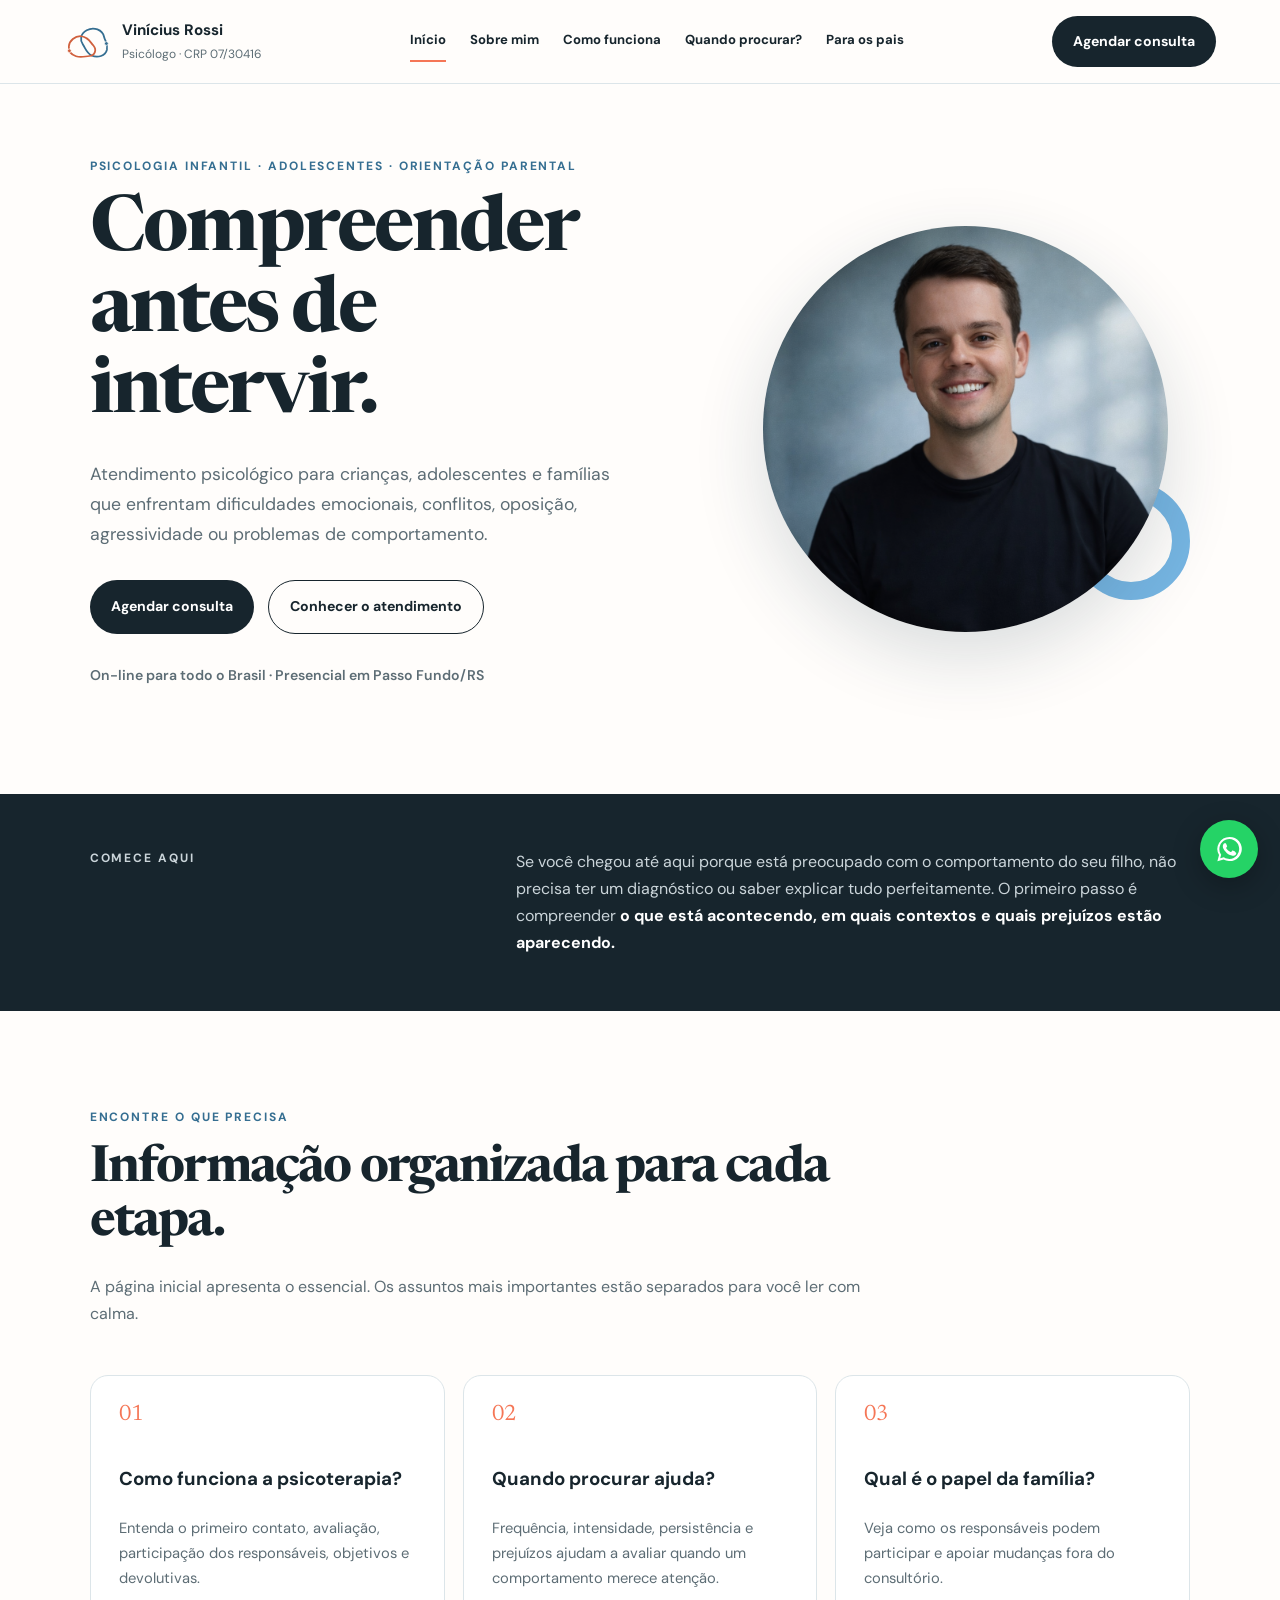
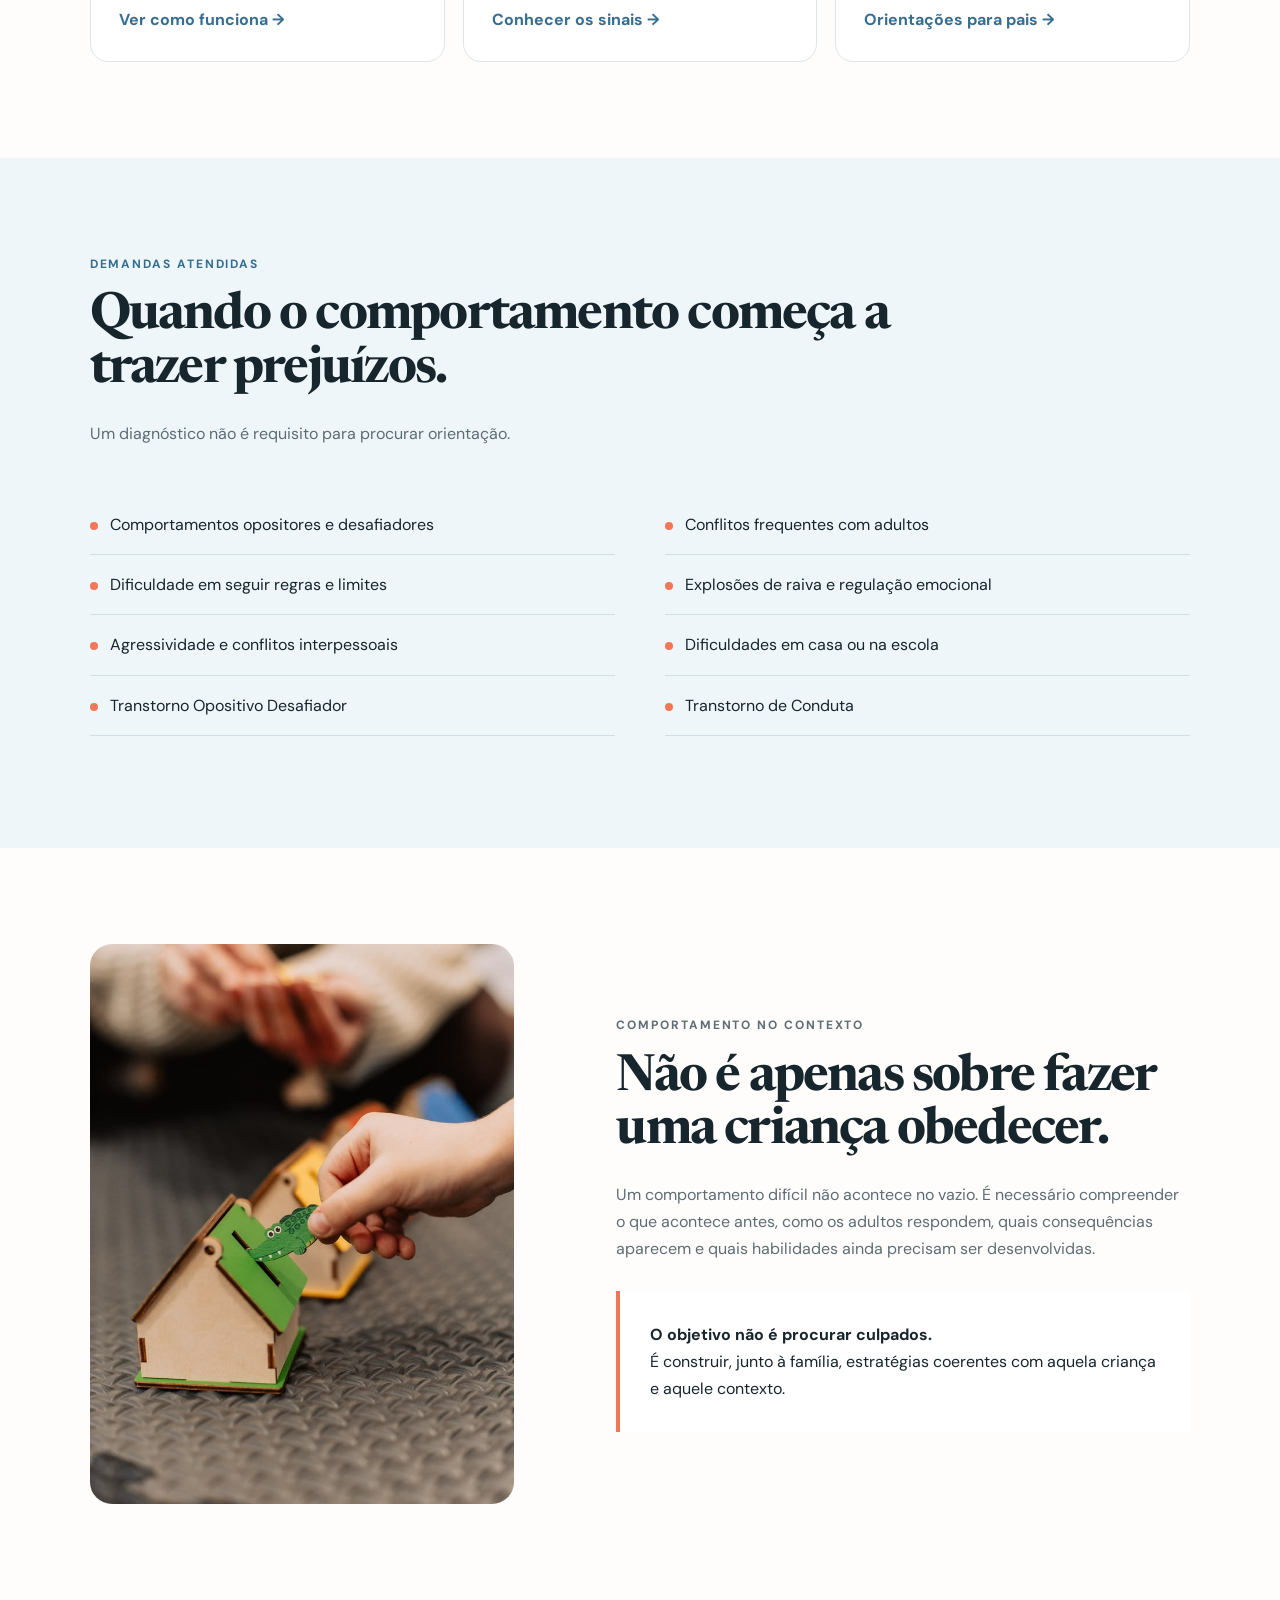
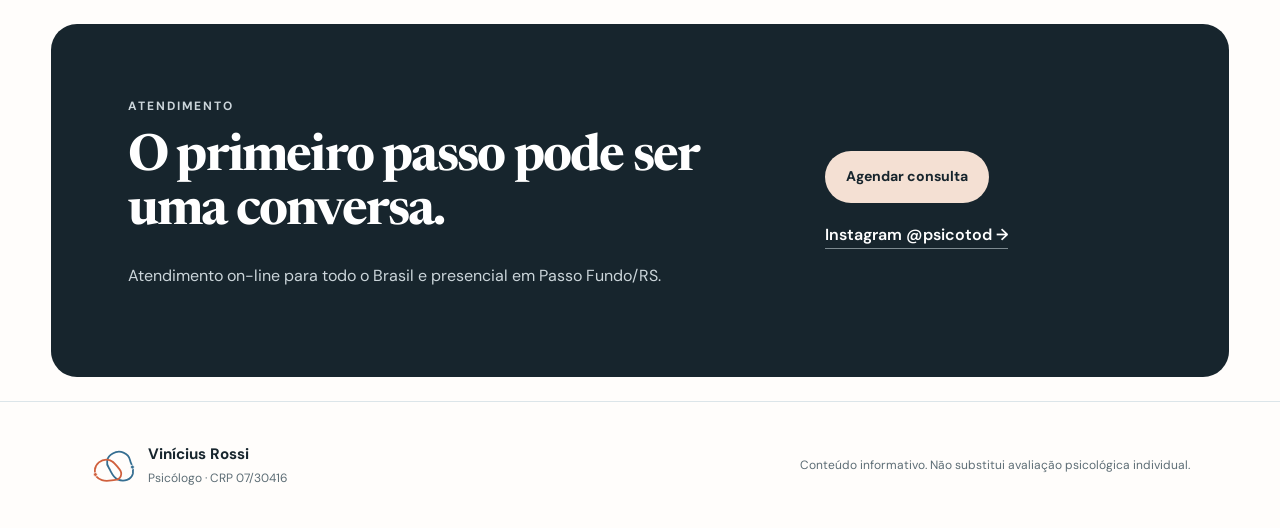
<file: index.html>
<!doctype html><html lang="pt-BR"><head><meta charset="utf-8"><meta name="viewport" content="width=device-width,initial-scale=1"><meta name="description" content="Psicoterapia para crianças e adolescentes e orientação parental. Atendimento on-line e presencial em Passo Fundo/RS."><title>Vinícius Rossi | Psicólogo</title><link rel="preconnect" href="https://fonts.googleapis.com"><link rel="preconnect" href="https://fonts.gstatic.com" crossorigin><link href="https://fonts.googleapis.com/css2?family=DM+Sans:wght@400;500;600;700&family=Newsreader:opsz,wght@6..72,500;6..72,600&display=swap" rel="stylesheet"><link rel="icon" type="image/svg+xml" href="logo-vinicius.svg"><link rel="stylesheet" href="styles.css"></head><body>
<header class="site-header"><a class="brand" href="index.html"><span class="mark"><img src="logo-vinicius.svg" alt=""></span><span><strong>Vinícius Rossi</strong><small>Psicólogo · CRP 07/30416</small></span></a><nav class="nav"><a class="active" href="index.html">Início</a><a href="sobre.html">Sobre mim</a><a href="como-funciona.html">Como funciona</a><a href="quando-procurar.html">Quando procurar?</a><a href="para-os-pais.html">Para os pais</a></nav><a class="btn" href="https://wa.me/5554991269758" target="_blank" rel="noopener">Agendar consulta</a></header>
<main><section class="hero"><div class="hero-copy"><p class="eyebrow">Psicologia infantil · adolescentes · orientação parental</p><h1>Compreender antes de intervir.</h1><p class="lead">Atendimento psicológico para crianças, adolescentes e famílias que enfrentam dificuldades emocionais, conflitos, oposição, agressividade ou problemas de comportamento.</p><div class="actions"><a class="btn" href="https://wa.me/5554991269758" target="_blank" rel="noopener">Agendar consulta</a><a class="btn secondary" href="como-funciona.html">Conhecer o atendimento</a></div><p class="location">On-line para todo o Brasil · Presencial em Passo Fundo/RS</p></div><div class="portrait-wrap"><div class="portrait"><img src="vinicius-rossi.png" alt="Vinícius Rossi, psicólogo"></div></div></section>
<section class="intro-strip"><div><p class="eyebrow">Comece aqui</p><p>Se você chegou até aqui porque está preocupado com o comportamento do seu filho, não precisa ter um diagnóstico ou saber explicar tudo perfeitamente. O primeiro passo é compreender <strong>o que está acontecendo, em quais contextos e quais prejuízos estão aparecendo.</strong></p></div></section>
<section class="section"><div class="section-inner"><div class="section-head"><p class="eyebrow">Encontre o que precisa</p><h2>Informação organizada para cada etapa.</h2><p>A página inicial apresenta o essencial. Os assuntos mais importantes estão separados para você ler com calma.</p></div><div class="path-grid"><article class="path-card"><span>01</span><h3>Como funciona a psicoterapia?</h3><p>Entenda o primeiro contato, avaliação, participação dos responsáveis, objetivos e devolutivas.</p><a href="como-funciona.html">Ver como funciona →</a></article><article class="path-card"><span>02</span><h3>Quando procurar ajuda?</h3><p>Frequência, intensidade, persistência e prejuízos ajudam a avaliar quando um comportamento merece atenção.</p><a href="quando-procurar.html">Conhecer os sinais →</a></article><article class="path-card"><span>03</span><h3>Qual é o papel da família?</h3><p>Veja como os responsáveis podem participar e apoiar mudanças fora do consultório.</p><a href="para-os-pais.html">Orientações para pais →</a></article></div></div></section>
<section class="section demands"><div class="section-inner"><div class="section-head"><p class="eyebrow">Demandas atendidas</p><h2>Quando o comportamento começa a trazer prejuízos.</h2><p>Um diagnóstico não é requisito para procurar orientação.</p></div><ul class="demand-grid"><li>Comportamentos opositores e desafiadores</li><li>Conflitos frequentes com adultos</li><li>Dificuldade em seguir regras e limites</li><li>Explosões de raiva e regulação emocional</li><li>Agressividade e conflitos interpessoais</li><li>Dificuldades em casa ou na escola</li><li>Transtorno Opositivo Desafiador</li><li>Transtorno de Conduta</li></ul></div></section>
<section class="section"><div class="feature"><div class="feature-image"><img src="atividade-casa.jfif" alt="Criança participando de atividade terapêutica"></div><div><p class="eyebrow">Comportamento no contexto</p><h2>Não é apenas sobre fazer uma criança obedecer.</h2><p>Um comportamento difícil não acontece no vazio. É necessário compreender o que acontece antes, como os adultos respondem, quais consequências aparecem e quais habilidades ainda precisam ser desenvolvidas.</p><div class="quote"><strong>O objetivo não é procurar culpados.</strong><br>É construir, junto à família, estratégias coerentes com aquela criança e aquele contexto.</div></div></div></section>
<section class="contact-band"><div><p class="eyebrow">Atendimento</p><h2>O primeiro passo pode ser uma conversa.</h2><p>Atendimento on-line para todo o Brasil e presencial em Passo Fundo/RS.</p></div><div class="contact-actions"><a class="btn light" href="https://wa.me/5554991269758" target="_blank" rel="noopener">Agendar consulta</a><a href="https://www.instagram.com/psicotod/" target="_blank" rel="noopener">Instagram @psicotod →</a></div></section></main>
<footer><a class="brand" href="index.html"><span class="mark"><img src="logo-vinicius.svg" alt=""></span><span><strong>Vinícius Rossi</strong><small>Psicólogo · CRP 07/30416</small></span></a><p>Conteúdo informativo. Não substitui avaliação psicológica individual.</p></footer>
<a class="whatsapp" href="https://wa.me/5554991269758" target="_blank" rel="noopener" aria-label="Agendar consulta pelo WhatsApp"><svg viewBox="0 0 32 32"><path d="M16 3a12.5 12.5 0 0 0-10.8 18.8L3.5 28l6.4-1.7A12.5 12.5 0 1 0 16 3Zm0 22.7c-2 0-3.8-.5-5.4-1.5l-.4-.2-3.8 1 1-3.7-.3-.4a10.2 10.2 0 1 1 8.9 4.8Zm5.6-7.6c-.3-.2-1.8-.9-2.1-1-.3-.1-.5-.2-.7.2-.2.3-.8 1-1 1.2-.2.2-.4.2-.7.1-1.9-.9-3.2-1.7-4.5-3.9-.3-.6.3-.6.9-1.7.1-.2.1-.4 0-.6l-1-2.4c-.3-.6-.5-.5-.7-.5h-.6c-.2 0-.6.1-.9.4-.3.3-1.2 1.2-1.2 2.9s1.3 3.4 1.4 3.6c.2.2 2.5 3.8 6 5.3 2.2.9 3 .9 4.1.7.7-.1 1.8-.7 2.1-1.5.3-.7.3-1.3.2-1.5-.1-.1-.3-.2-.6-.4Z"/></svg></a></body></html>
</file>
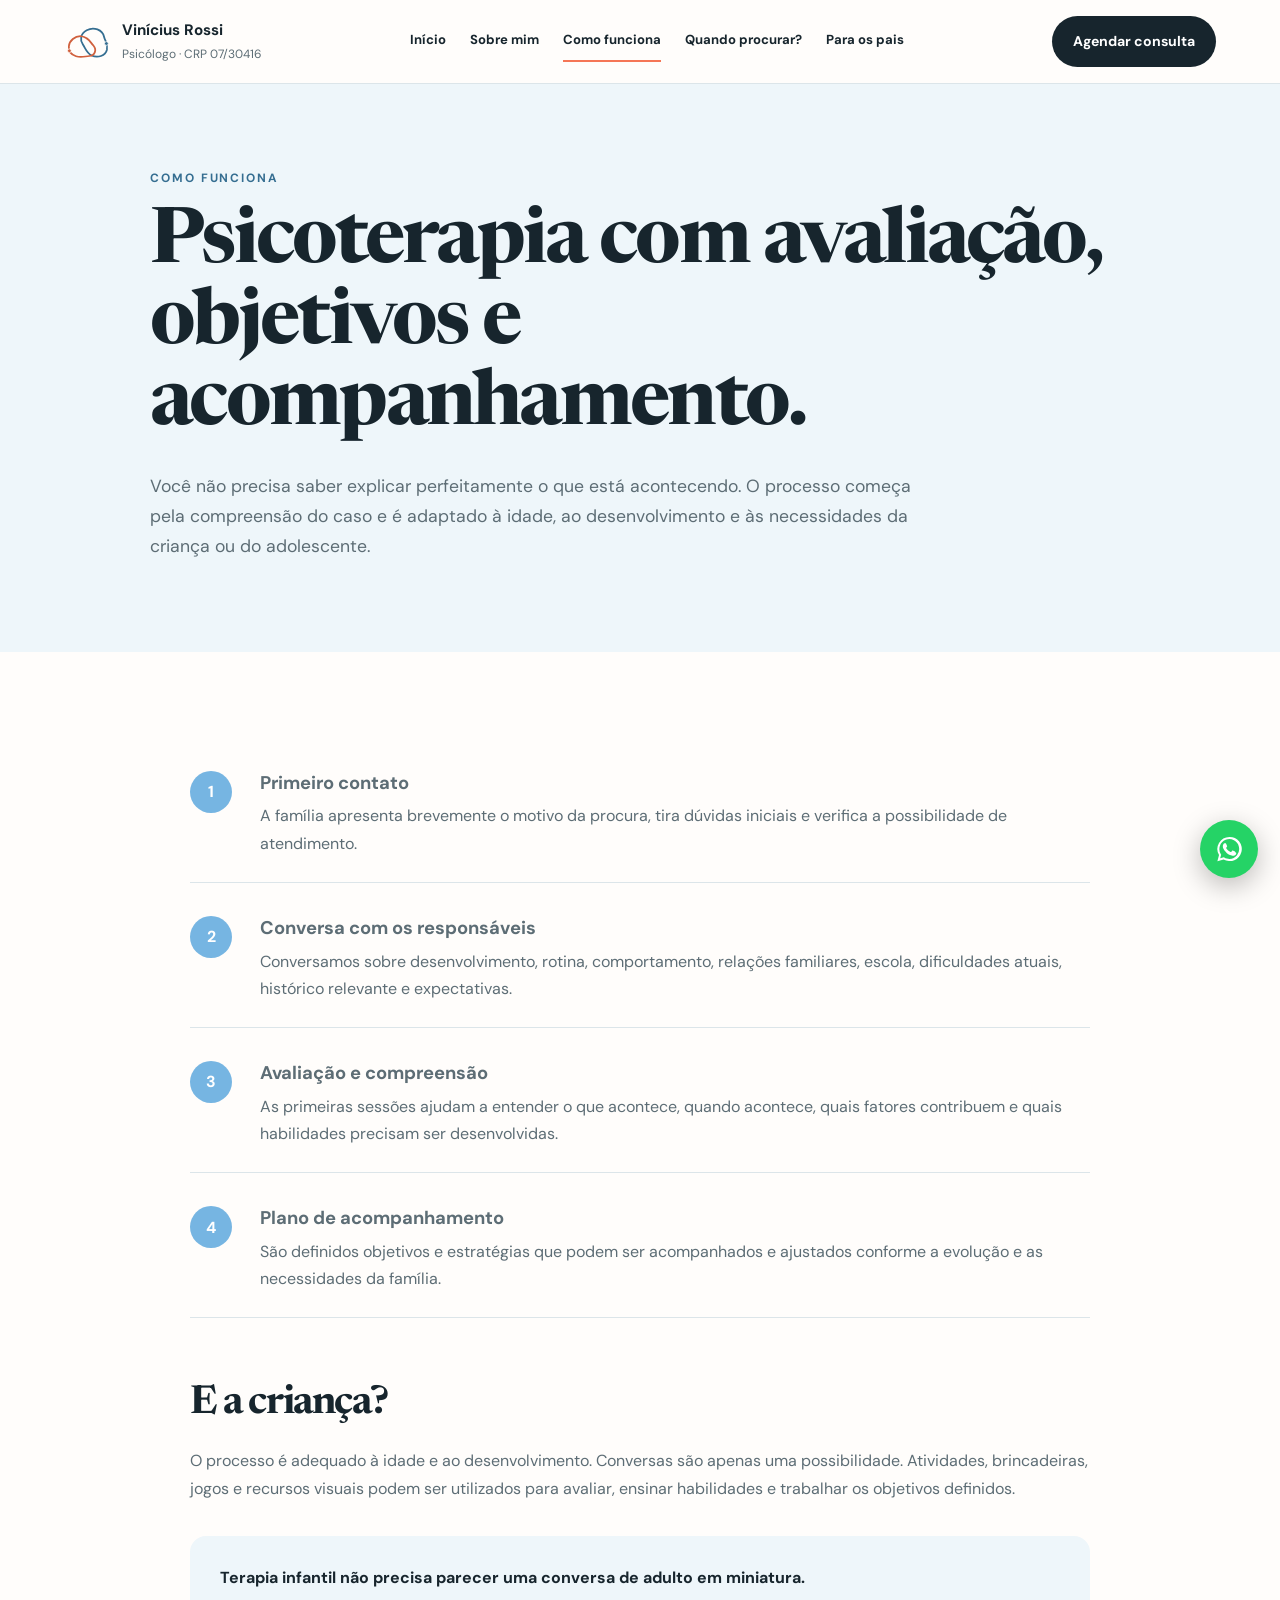
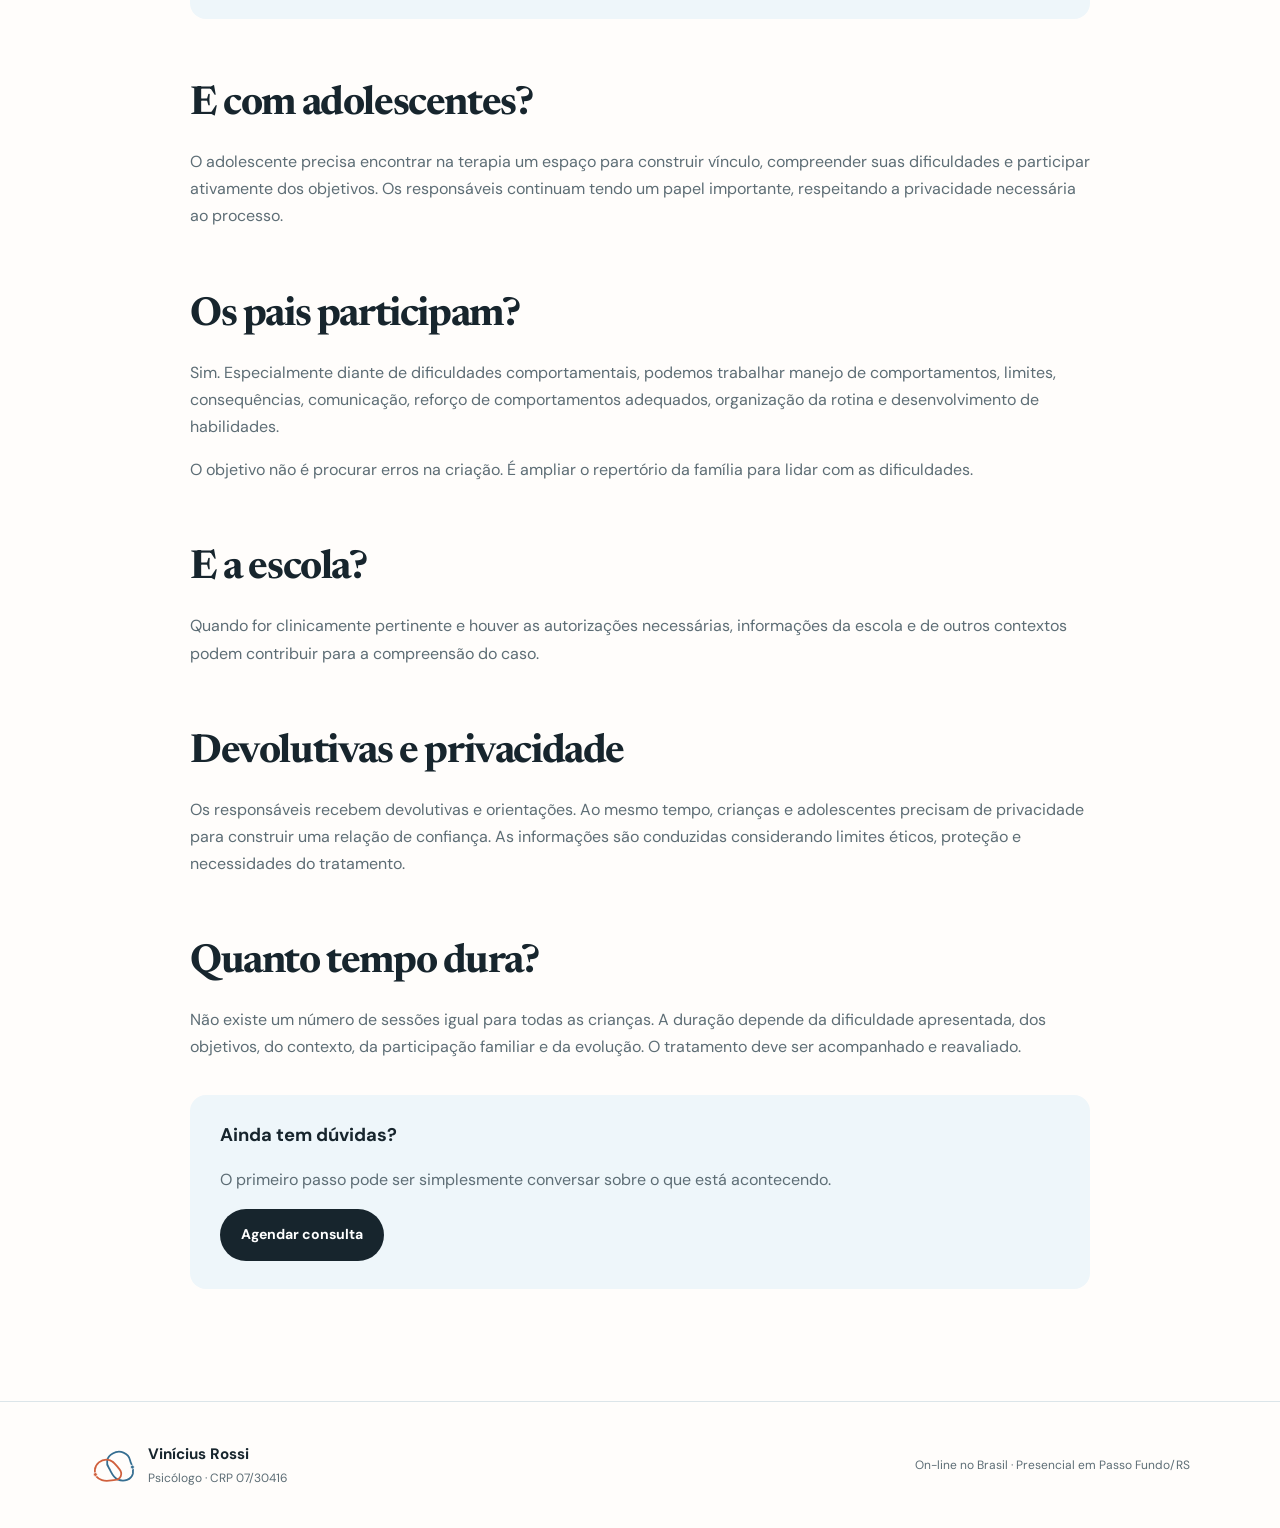
<file: como-funciona.html>
<!doctype html><html lang="pt-BR"><head><meta charset="utf-8"><meta name="viewport" content="width=device-width,initial-scale=1"><meta name="description" content="Entenda como funciona a psicoterapia de crianças e adolescentes."><title>Como funciona | Vinícius Rossi</title><link rel="preconnect" href="https://fonts.googleapis.com"><link rel="preconnect" href="https://fonts.gstatic.com" crossorigin><link href="https://fonts.googleapis.com/css2?family=DM+Sans:wght@400;500;600;700&family=Newsreader:opsz,wght@6..72,500;6..72,600&display=swap" rel="stylesheet"><link rel="icon" type="image/svg+xml" href="logo-vinicius.svg"><link rel="stylesheet" href="styles.css"></head><body><header class="site-header"><a class="brand" href="index.html"><span class="mark"><img src="logo-vinicius.svg" alt=""></span><span><strong>Vinícius Rossi</strong><small>Psicólogo · CRP 07/30416</small></span></a><nav class="nav"><a href="index.html">Início</a><a href="sobre.html">Sobre mim</a><a class="active" href="como-funciona.html">Como funciona</a><a href="quando-procurar.html">Quando procurar?</a><a href="para-os-pais.html">Para os pais</a></nav><a class="btn" href="https://wa.me/5554991269758" target="_blank" rel="noopener">Agendar consulta</a></header>
<main><section class="page-hero"><div><p class="eyebrow">Como funciona</p><h1>Psicoterapia com avaliação, objetivos e acompanhamento.</h1><p>Você não precisa saber explicar perfeitamente o que está acontecendo. O processo começa pela compreensão do caso e é adaptado à idade, ao desenvolvimento e às necessidades da criança ou do adolescente.</p></div></section><article class="article"><div class="article-inner"><ol class="steps"><li><div><h3>Primeiro contato</h3><p>A família apresenta brevemente o motivo da procura, tira dúvidas iniciais e verifica a possibilidade de atendimento.</p></div></li><li><div><h3>Conversa com os responsáveis</h3><p>Conversamos sobre desenvolvimento, rotina, comportamento, relações familiares, escola, dificuldades atuais, histórico relevante e expectativas.</p></div></li><li><div><h3>Avaliação e compreensão</h3><p>As primeiras sessões ajudam a entender o que acontece, quando acontece, quais fatores contribuem e quais habilidades precisam ser desenvolvidas.</p></div></li><li><div><h3>Plano de acompanhamento</h3><p>São definidos objetivos e estratégias que podem ser acompanhados e ajustados conforme a evolução e as necessidades da família.</p></div></li></ol><h2>E a criança?</h2><p>O processo é adequado à idade e ao desenvolvimento. Conversas são apenas uma possibilidade. Atividades, brincadeiras, jogos e recursos visuais podem ser utilizados para avaliar, ensinar habilidades e trabalhar os objetivos definidos.</p><div class="content-box"><strong>Terapia infantil não precisa parecer uma conversa de adulto em miniatura.</strong></div><h2>E com adolescentes?</h2><p>O adolescente precisa encontrar na terapia um espaço para construir vínculo, compreender suas dificuldades e participar ativamente dos objetivos. Os responsáveis continuam tendo um papel importante, respeitando a privacidade necessária ao processo.</p><h2>Os pais participam?</h2><p>Sim. Especialmente diante de dificuldades comportamentais, podemos trabalhar manejo de comportamentos, limites, consequências, comunicação, reforço de comportamentos adequados, organização da rotina e desenvolvimento de habilidades.</p><p>O objetivo não é procurar erros na criação. É ampliar o repertório da família para lidar com as dificuldades.</p><h2>E a escola?</h2><p>Quando for clinicamente pertinente e houver as autorizações necessárias, informações da escola e de outros contextos podem contribuir para a compreensão do caso.</p><h2>Devolutivas e privacidade</h2><p>Os responsáveis recebem devolutivas e orientações. Ao mesmo tempo, crianças e adolescentes precisam de privacidade para construir uma relação de confiança. As informações são conduzidas considerando limites éticos, proteção e necessidades do tratamento.</p><h2>Quanto tempo dura?</h2><p>Não existe um número de sessões igual para todas as crianças. A duração depende da dificuldade apresentada, dos objetivos, do contexto, da participação familiar e da evolução. O tratamento deve ser acompanhado e reavaliado.</p><div class="content-box"><h3>Ainda tem dúvidas?</h3><p>O primeiro passo pode ser simplesmente conversar sobre o que está acontecendo.</p><a class="btn" href="https://wa.me/5554991269758" target="_blank" rel="noopener">Agendar consulta</a></div></div></article></main><footer><a class="brand" href="index.html"><span class="mark"><img src="logo-vinicius.svg" alt=""></span><span><strong>Vinícius Rossi</strong><small>Psicólogo · CRP 07/30416</small></span></a><p>On-line no Brasil · Presencial em Passo Fundo/RS</p></footer><a class="whatsapp" href="https://wa.me/5554991269758" target="_blank" rel="noopener" aria-label="Agendar consulta pelo WhatsApp"><svg viewBox="0 0 32 32"><path d="M16 3a12.5 12.5 0 0 0-10.8 18.8L3.5 28l6.4-1.7A12.5 12.5 0 1 0 16 3Zm0 22.7c-2 0-3.8-.5-5.4-1.5l-.4-.2-3.8 1 1-3.7-.3-.4a10.2 10.2 0 1 1 8.9 4.8Zm5.6-7.6c-.3-.2-1.8-.9-2.1-1-.3-.1-.5-.2-.7.2-.2.3-.8 1-1 1.2-.2.2-.4.2-.7.1-1.9-.9-3.2-1.7-4.5-3.9-.3-.6.3-.6.9-1.7.1-.2.1-.4 0-.6l-1-2.4c-.3-.6-.5-.5-.7-.5h-.6c-.2 0-.6.1-.9.4-.3.3-1.2 1.2-1.2 2.9s1.3 3.4 1.4 3.6c.2.2 2.5 3.8 6 5.3 2.2.9 3 .9 4.1.7.7-.1 1.8-.7 2.1-1.5.3-.7.3-1.3.2-1.5-.1-.1-.3-.2-.6-.4Z"/></svg></a></body></html>
</file>
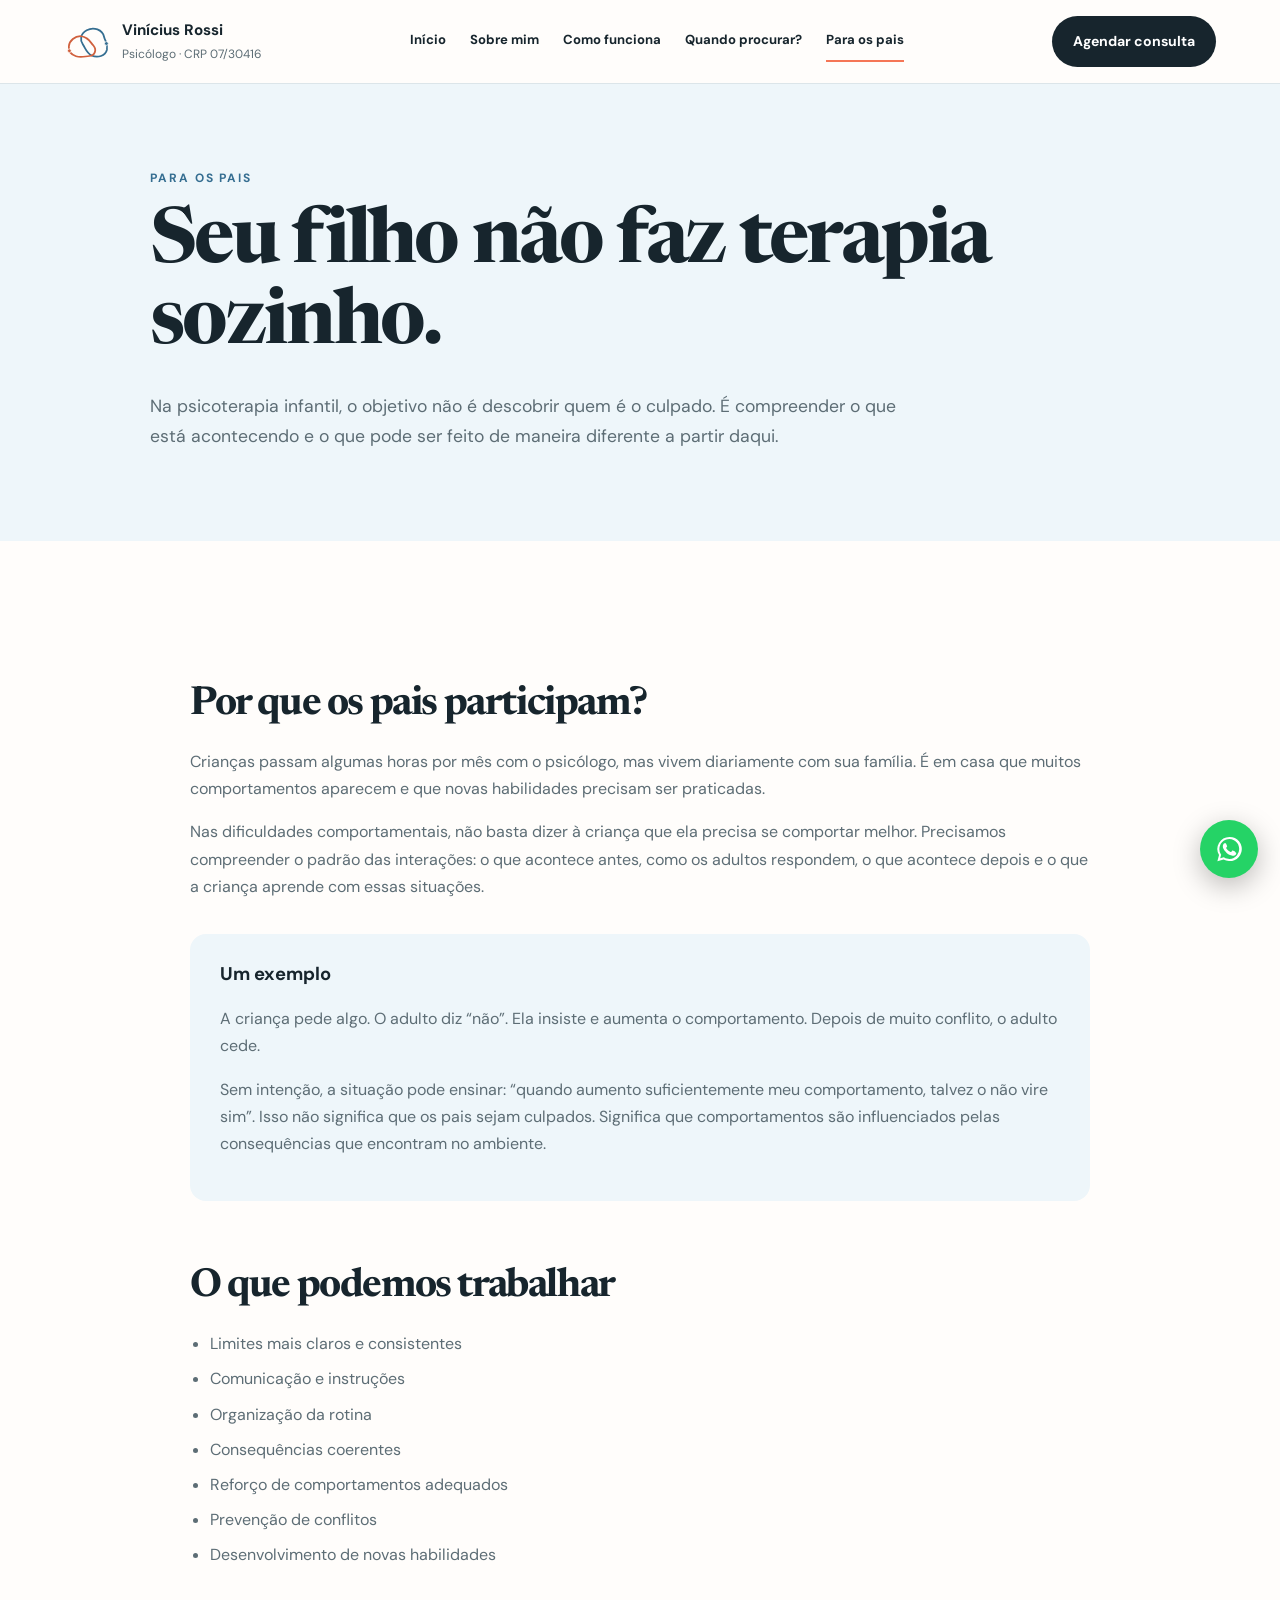
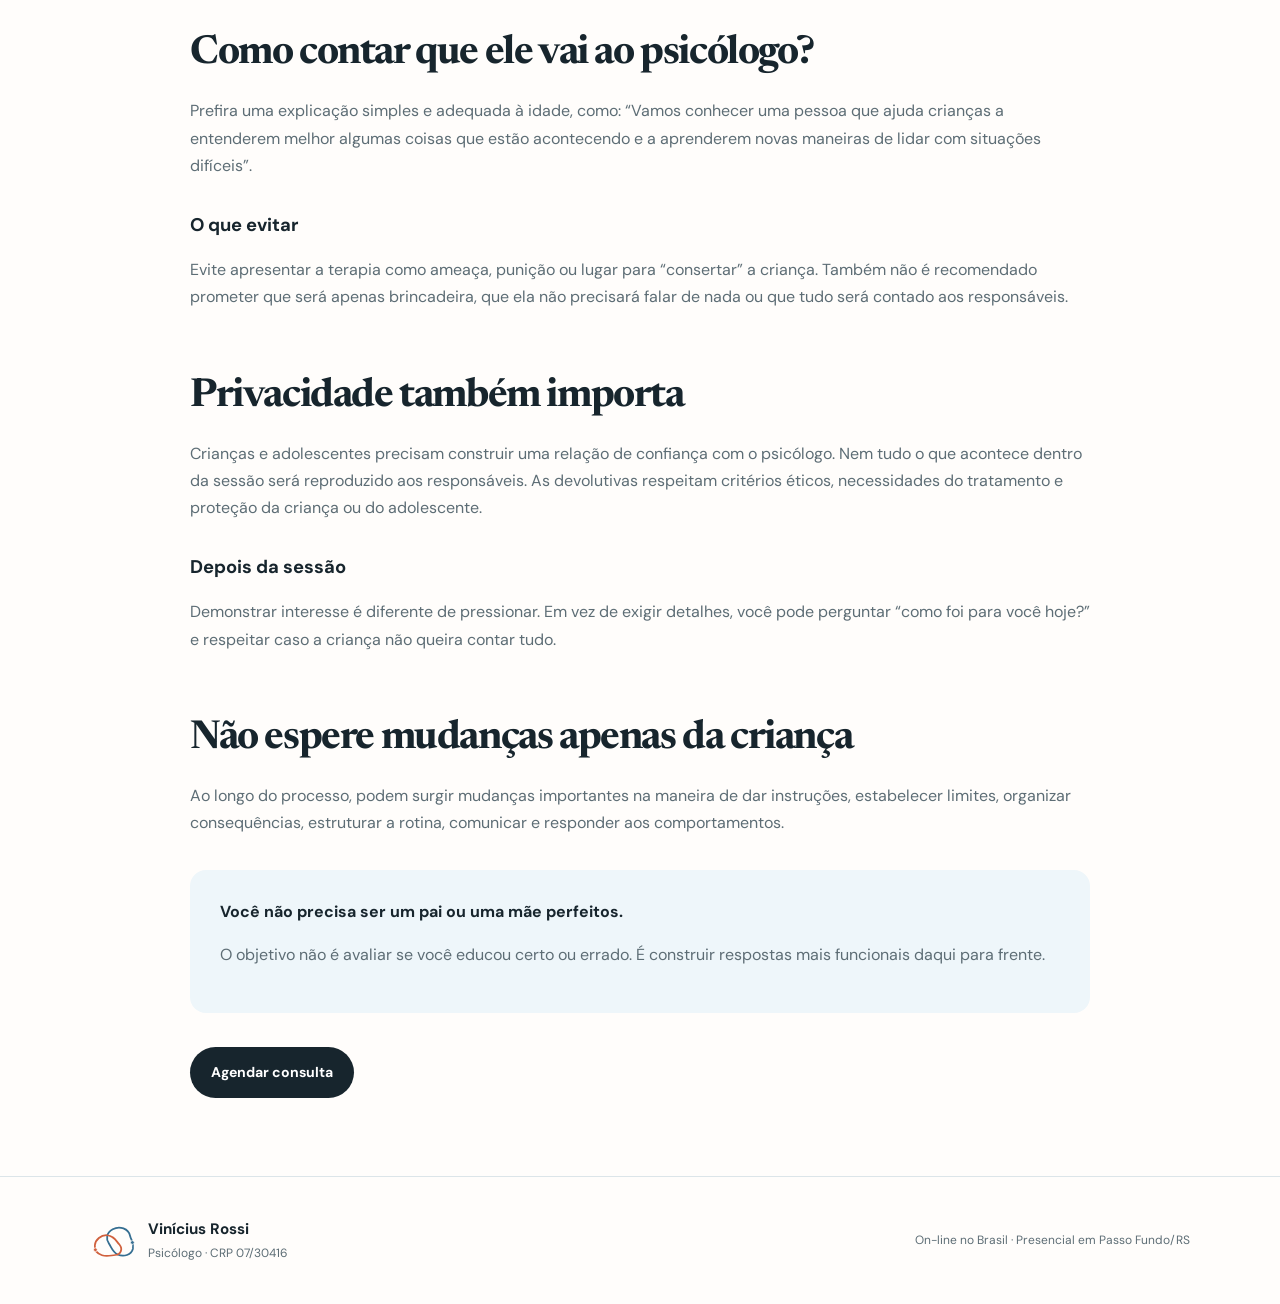
<file: para-os-pais.html>
<!doctype html><html lang="pt-BR"><head><meta charset="utf-8"><meta name="viewport" content="width=device-width,initial-scale=1"><meta name="description" content="Orientações para responsáveis sobre psicoterapia infantil e participação da família."><title>Para os pais | Vinícius Rossi</title><link rel="preconnect" href="https://fonts.googleapis.com"><link rel="preconnect" href="https://fonts.gstatic.com" crossorigin><link href="https://fonts.googleapis.com/css2?family=DM+Sans:wght@400;500;600;700&family=Newsreader:opsz,wght@6..72,500;6..72,600&display=swap" rel="stylesheet"><link rel="icon" type="image/svg+xml" href="logo-vinicius.svg"><link rel="stylesheet" href="styles.css"></head><body><header class="site-header"><a class="brand" href="index.html"><span class="mark"><img src="logo-vinicius.svg" alt=""></span><span><strong>Vinícius Rossi</strong><small>Psicólogo · CRP 07/30416</small></span></a><nav class="nav"><a href="index.html">Início</a><a href="sobre.html">Sobre mim</a><a href="como-funciona.html">Como funciona</a><a href="quando-procurar.html">Quando procurar?</a><a class="active" href="para-os-pais.html">Para os pais</a></nav><a class="btn" href="https://wa.me/5554991269758" target="_blank" rel="noopener">Agendar consulta</a></header>
<main><section class="page-hero"><div><p class="eyebrow">Para os pais</p><h1>Seu filho não faz terapia sozinho.</h1><p>Na psicoterapia infantil, o objetivo não é descobrir quem é o culpado. É compreender o que está acontecendo e o que pode ser feito de maneira diferente a partir daqui.</p></div></section><article class="article"><div class="article-inner"><h2>Por que os pais participam?</h2><p>Crianças passam algumas horas por mês com o psicólogo, mas vivem diariamente com sua família. É em casa que muitos comportamentos aparecem e que novas habilidades precisam ser praticadas.</p><p>Nas dificuldades comportamentais, não basta dizer à criança que ela precisa se comportar melhor. Precisamos compreender o padrão das interações: o que acontece antes, como os adultos respondem, o que acontece depois e o que a criança aprende com essas situações.</p><div class="content-box"><h3>Um exemplo</h3><p>A criança pede algo. O adulto diz “não”. Ela insiste e aumenta o comportamento. Depois de muito conflito, o adulto cede.</p><p>Sem intenção, a situação pode ensinar: “quando aumento suficientemente meu comportamento, talvez o não vire sim”. Isso não significa que os pais sejam culpados. Significa que comportamentos são influenciados pelas consequências que encontram no ambiente.</p></div><h2>O que podemos trabalhar</h2><ul><li>Limites mais claros e consistentes</li><li>Comunicação e instruções</li><li>Organização da rotina</li><li>Consequências coerentes</li><li>Reforço de comportamentos adequados</li><li>Prevenção de conflitos</li><li>Desenvolvimento de novas habilidades</li></ul><h2>Como contar que ele vai ao psicólogo?</h2><p>Prefira uma explicação simples e adequada à idade, como: “Vamos conhecer uma pessoa que ajuda crianças a entenderem melhor algumas coisas que estão acontecendo e a aprenderem novas maneiras de lidar com situações difíceis”.</p><h3>O que evitar</h3><p>Evite apresentar a terapia como ameaça, punição ou lugar para “consertar” a criança. Também não é recomendado prometer que será apenas brincadeira, que ela não precisará falar de nada ou que tudo será contado aos responsáveis.</p><h2>Privacidade também importa</h2><p>Crianças e adolescentes precisam construir uma relação de confiança com o psicólogo. Nem tudo o que acontece dentro da sessão será reproduzido aos responsáveis. As devolutivas respeitam critérios éticos, necessidades do tratamento e proteção da criança ou do adolescente.</p><h3>Depois da sessão</h3><p>Demonstrar interesse é diferente de pressionar. Em vez de exigir detalhes, você pode perguntar “como foi para você hoje?” e respeitar caso a criança não queira contar tudo.</p><h2>Não espere mudanças apenas da criança</h2><p>Ao longo do processo, podem surgir mudanças importantes na maneira de dar instruções, estabelecer limites, organizar consequências, estruturar a rotina, comunicar e responder aos comportamentos.</p><div class="content-box"><strong>Você não precisa ser um pai ou uma mãe perfeitos.</strong><p>O objetivo não é avaliar se você educou certo ou errado. É construir respostas mais funcionais daqui para frente.</p></div><a class="btn" href="https://wa.me/5554991269758" target="_blank" rel="noopener">Agendar consulta</a></div></article></main><footer><a class="brand" href="index.html"><span class="mark"><img src="logo-vinicius.svg" alt=""></span><span><strong>Vinícius Rossi</strong><small>Psicólogo · CRP 07/30416</small></span></a><p>On-line no Brasil · Presencial em Passo Fundo/RS</p></footer><a class="whatsapp" href="https://wa.me/5554991269758" target="_blank" rel="noopener" aria-label="Agendar consulta pelo WhatsApp"><svg viewBox="0 0 32 32"><path d="M16 3a12.5 12.5 0 0 0-10.8 18.8L3.5 28l6.4-1.7A12.5 12.5 0 1 0 16 3Zm0 22.7c-2 0-3.8-.5-5.4-1.5l-.4-.2-3.8 1 1-3.7-.3-.4a10.2 10.2 0 1 1 8.9 4.8Zm5.6-7.6c-.3-.2-1.8-.9-2.1-1-.3-.1-.5-.2-.7.2-.2.3-.8 1-1 1.2-.2.2-.4.2-.7.1-1.9-.9-3.2-1.7-4.5-3.9-.3-.6.3-.6.9-1.7.1-.2.1-.4 0-.6l-1-2.4c-.3-.6-.5-.5-.7-.5h-.6c-.2 0-.6.1-.9.4-.3.3-1.2 1.2-1.2 2.9s1.3 3.4 1.4 3.6c.2.2 2.5 3.8 6 5.3 2.2.9 3 .9 4.1.7.7-.1 1.8-.7 2.1-1.5.3-.7.3-1.3.2-1.5-.1-.1-.3-.2-.6-.4Z"/></svg></a></body></html>
</file>
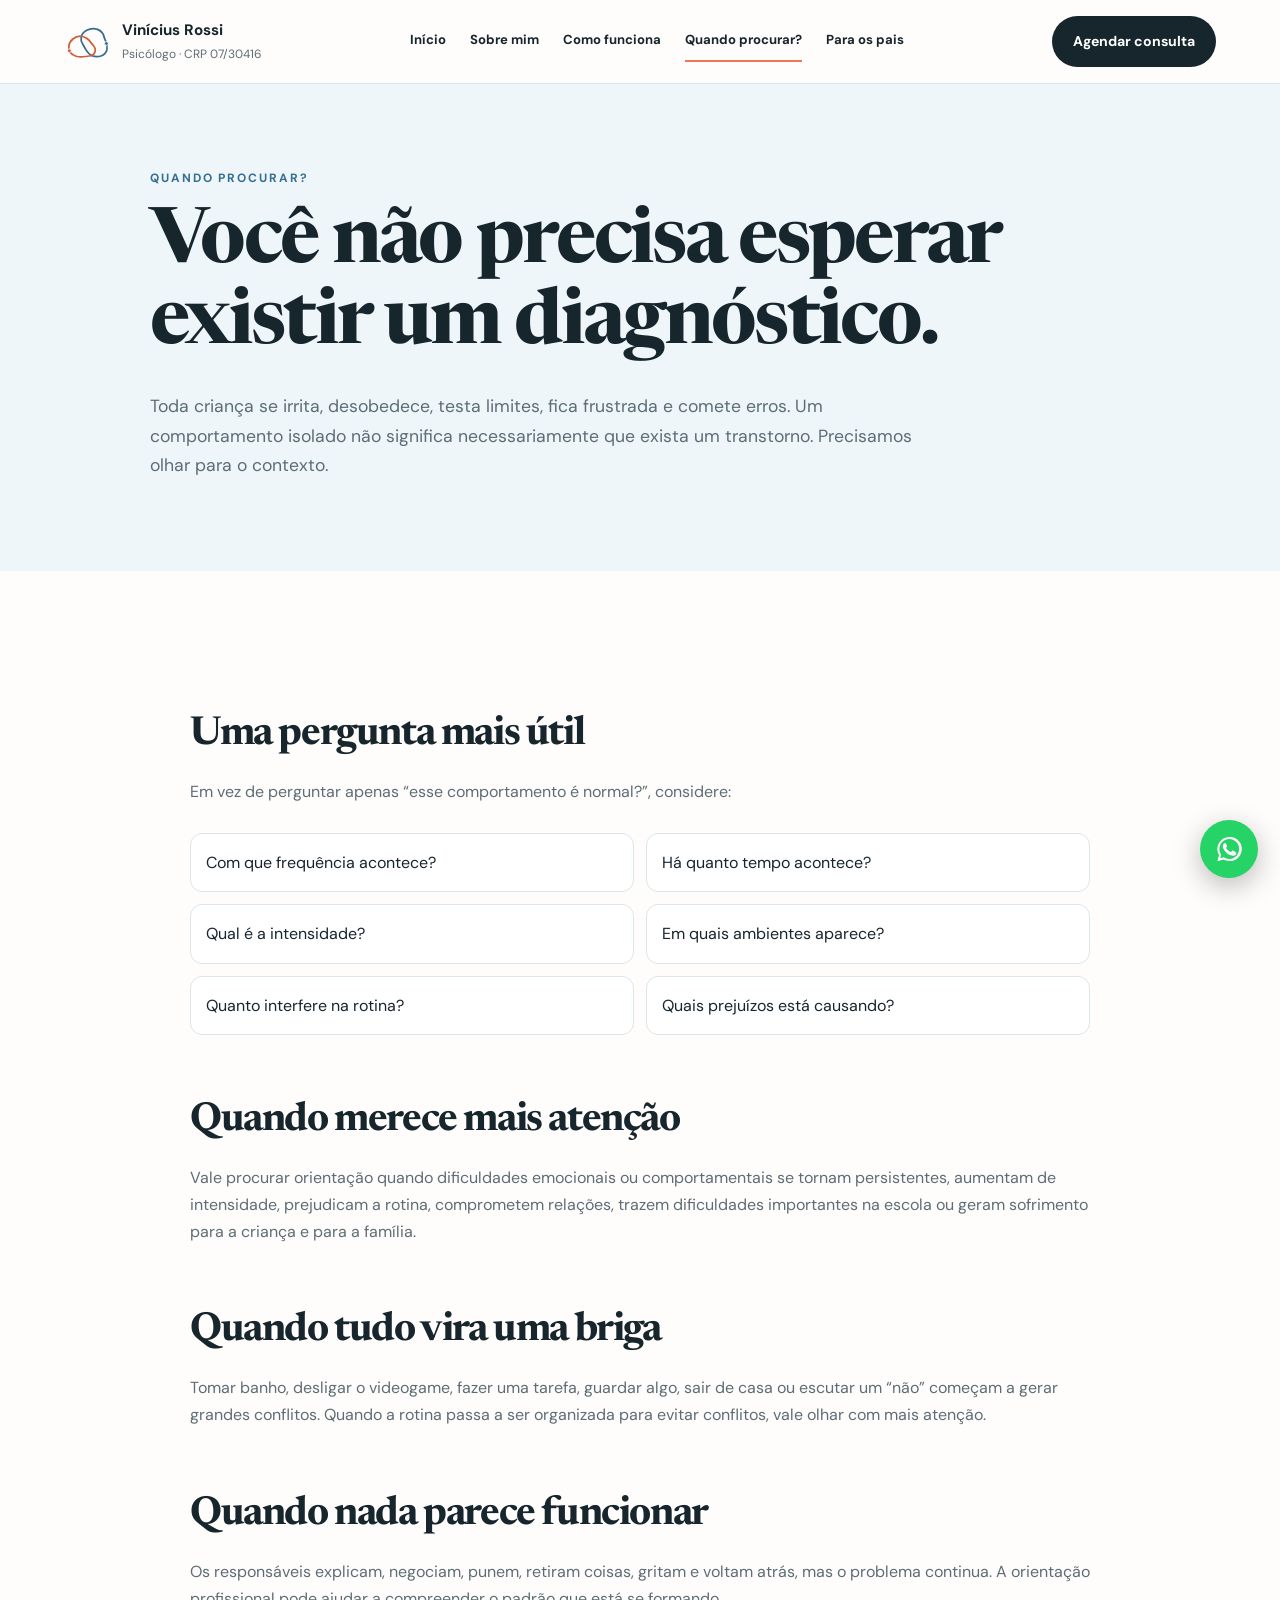
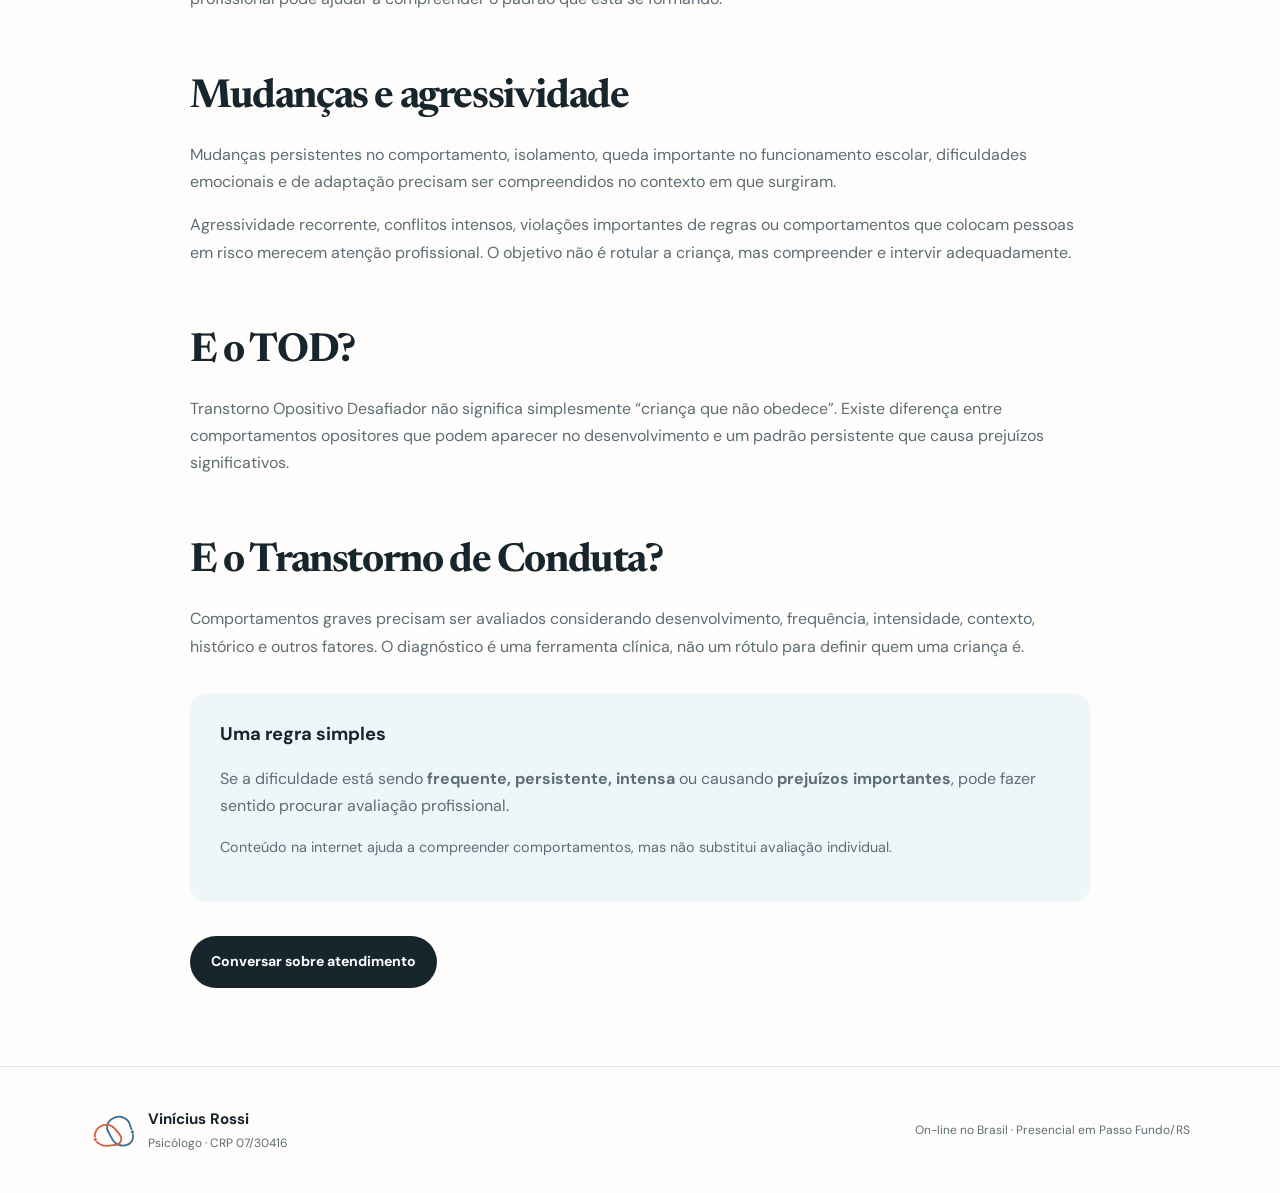
<file: quando-procurar.html>
<!doctype html><html lang="pt-BR"><head><meta charset="utf-8"><meta name="viewport" content="width=device-width,initial-scale=1"><meta name="description" content="Saiba quando dificuldades emocionais ou comportamentais podem merecer avaliação profissional."><title>Quando procurar? | Vinícius Rossi</title><link rel="preconnect" href="https://fonts.googleapis.com"><link rel="preconnect" href="https://fonts.gstatic.com" crossorigin><link href="https://fonts.googleapis.com/css2?family=DM+Sans:wght@400;500;600;700&family=Newsreader:opsz,wght@6..72,500;6..72,600&display=swap" rel="stylesheet"><link rel="icon" type="image/svg+xml" href="logo-vinicius.svg"><link rel="stylesheet" href="styles.css"></head><body><header class="site-header"><a class="brand" href="index.html"><span class="mark"><img src="logo-vinicius.svg" alt=""></span><span><strong>Vinícius Rossi</strong><small>Psicólogo · CRP 07/30416</small></span></a><nav class="nav"><a href="index.html">Início</a><a href="sobre.html">Sobre mim</a><a href="como-funciona.html">Como funciona</a><a class="active" href="quando-procurar.html">Quando procurar?</a><a href="para-os-pais.html">Para os pais</a></nav><a class="btn" href="https://wa.me/5554991269758" target="_blank" rel="noopener">Agendar consulta</a></header>
<main><section class="page-hero"><div><p class="eyebrow">Quando procurar?</p><h1>Você não precisa esperar existir um diagnóstico.</h1><p>Toda criança se irrita, desobedece, testa limites, fica frustrada e comete erros. Um comportamento isolado não significa necessariamente que exista um transtorno. Precisamos olhar para o contexto.</p></div></section><article class="article"><div class="article-inner"><h2>Uma pergunta mais útil</h2><p>Em vez de perguntar apenas “esse comportamento é normal?”, considere:</p><div class="question-list"><p>Com que frequência acontece?</p><p>Há quanto tempo acontece?</p><p>Qual é a intensidade?</p><p>Em quais ambientes aparece?</p><p>Quanto interfere na rotina?</p><p>Quais prejuízos está causando?</p></div><h2>Quando merece mais atenção</h2><p>Vale procurar orientação quando dificuldades emocionais ou comportamentais se tornam persistentes, aumentam de intensidade, prejudicam a rotina, comprometem relações, trazem dificuldades importantes na escola ou geram sofrimento para a criança e para a família.</p><h2>Quando tudo vira uma briga</h2><p>Tomar banho, desligar o videogame, fazer uma tarefa, guardar algo, sair de casa ou escutar um “não” começam a gerar grandes conflitos. Quando a rotina passa a ser organizada para evitar conflitos, vale olhar com mais atenção.</p><h2>Quando nada parece funcionar</h2><p>Os responsáveis explicam, negociam, punem, retiram coisas, gritam e voltam atrás, mas o problema continua. A orientação profissional pode ajudar a compreender o padrão que está se formando.</p><h2>Mudanças e agressividade</h2><p>Mudanças persistentes no comportamento, isolamento, queda importante no funcionamento escolar, dificuldades emocionais e de adaptação precisam ser compreendidos no contexto em que surgiram.</p><p>Agressividade recorrente, conflitos intensos, violações importantes de regras ou comportamentos que colocam pessoas em risco merecem atenção profissional. O objetivo não é rotular a criança, mas compreender e intervir adequadamente.</p><h2>E o TOD?</h2><p>Transtorno Opositivo Desafiador não significa simplesmente “criança que não obedece”. Existe diferença entre comportamentos opositores que podem aparecer no desenvolvimento e um padrão persistente que causa prejuízos significativos.</p><h2>E o Transtorno de Conduta?</h2><p>Comportamentos graves precisam ser avaliados considerando desenvolvimento, frequência, intensidade, contexto, histórico e outros fatores. O diagnóstico é uma ferramenta clínica, não um rótulo para definir quem uma criança é.</p><div class="content-box"><h3>Uma regra simples</h3><p>Se a dificuldade está sendo <strong>frequente, persistente, intensa</strong> ou causando <strong>prejuízos importantes</strong>, pode fazer sentido procurar avaliação profissional.</p><p class="note">Conteúdo na internet ajuda a compreender comportamentos, mas não substitui avaliação individual.</p></div><a class="btn" href="https://wa.me/5554991269758" target="_blank" rel="noopener">Conversar sobre atendimento</a></div></article></main><footer><a class="brand" href="index.html"><span class="mark"><img src="logo-vinicius.svg" alt=""></span><span><strong>Vinícius Rossi</strong><small>Psicólogo · CRP 07/30416</small></span></a><p>On-line no Brasil · Presencial em Passo Fundo/RS</p></footer><a class="whatsapp" href="https://wa.me/5554991269758" target="_blank" rel="noopener" aria-label="Agendar consulta pelo WhatsApp"><svg viewBox="0 0 32 32"><path d="M16 3a12.5 12.5 0 0 0-10.8 18.8L3.5 28l6.4-1.7A12.5 12.5 0 1 0 16 3Zm0 22.7c-2 0-3.8-.5-5.4-1.5l-.4-.2-3.8 1 1-3.7-.3-.4a10.2 10.2 0 1 1 8.9 4.8Zm5.6-7.6c-.3-.2-1.8-.9-2.1-1-.3-.1-.5-.2-.7.2-.2.3-.8 1-1 1.2-.2.2-.4.2-.7.1-1.9-.9-3.2-1.7-4.5-3.9-.3-.6.3-.6.9-1.7.1-.2.1-.4 0-.6l-1-2.4c-.3-.6-.5-.5-.7-.5h-.6c-.2 0-.6.1-.9.4-.3.3-1.2 1.2-1.2 2.9s1.3 3.4 1.4 3.6c.2.2 2.5 3.8 6 5.3 2.2.9 3 .9 4.1.7.7-.1 1.8-.7 2.1-1.5.3-.7.3-1.3.2-1.5-.1-.1-.3-.2-.6-.4Z"/></svg></a></body></html>
</file>
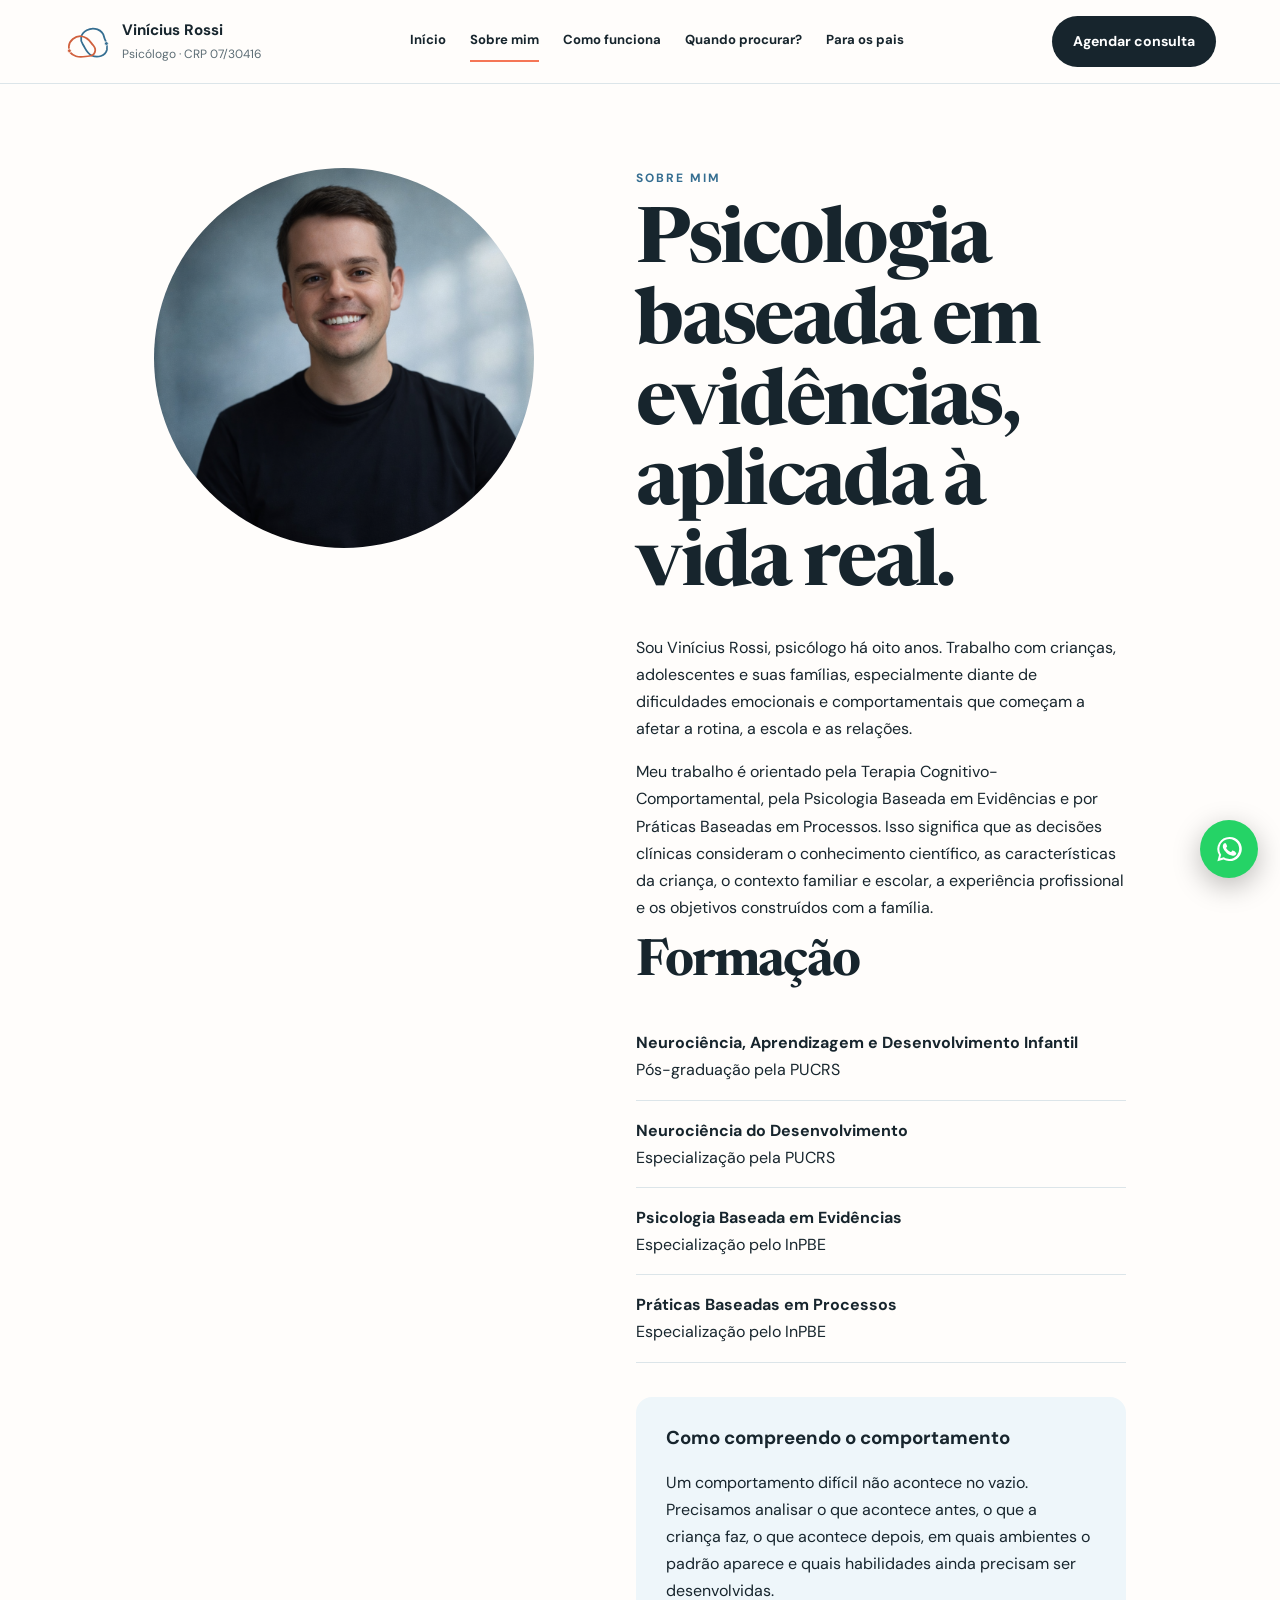
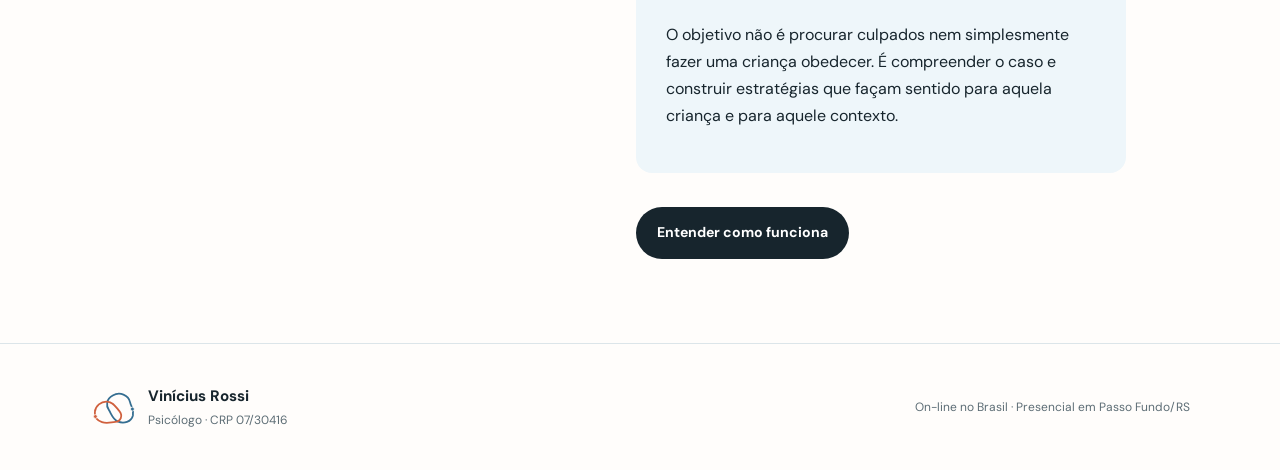
<file: sobre.html>
<!doctype html><html lang="pt-BR"><head><meta charset="utf-8"><meta name="viewport" content="width=device-width,initial-scale=1"><meta name="description" content="Conheça a formação e a abordagem clínica do psicólogo Vinícius Rossi."><title>Sobre mim | Vinícius Rossi</title><link rel="preconnect" href="https://fonts.googleapis.com"><link rel="preconnect" href="https://fonts.gstatic.com" crossorigin><link href="https://fonts.googleapis.com/css2?family=DM+Sans:wght@400;500;600;700&family=Newsreader:opsz,wght@6..72,500;6..72,600&display=swap" rel="stylesheet"><link rel="icon" type="image/svg+xml" href="logo-vinicius.svg"><link rel="stylesheet" href="styles.css"></head><body><header class="site-header"><a class="brand" href="index.html"><span class="mark"><img src="logo-vinicius.svg" alt=""></span><span><strong>Vinícius Rossi</strong><small>Psicólogo · CRP 07/30416</small></span></a><nav class="nav"><a href="index.html">Início</a><a class="active" href="sobre.html">Sobre mim</a><a href="como-funciona.html">Como funciona</a><a href="quando-procurar.html">Quando procurar?</a><a href="para-os-pais.html">Para os pais</a></nav><a class="btn" href="https://wa.me/5554991269758" target="_blank" rel="noopener">Agendar consulta</a></header>
<main><section class="profile-page"><div class="profile-photo"><img src="vinicius-rossi.png" alt="Vinícius Rossi, psicólogo"></div><div><p class="eyebrow">Sobre mim</p><h1>Psicologia baseada em evidências, aplicada à vida real.</h1><p>Sou Vinícius Rossi, psicólogo há oito anos. Trabalho com crianças, adolescentes e suas famílias, especialmente diante de dificuldades emocionais e comportamentais que começam a afetar a rotina, a escola e as relações.</p><p>Meu trabalho é orientado pela Terapia Cognitivo-Comportamental, pela Psicologia Baseada em Evidências e por Práticas Baseadas em Processos. Isso significa que as decisões clínicas consideram o conhecimento científico, as características da criança, o contexto familiar e escolar, a experiência profissional e os objetivos construídos com a família.</p><h2>Formação</h2><ul class="credentials"><li><strong>Neurociência, Aprendizagem e Desenvolvimento Infantil</strong>Pós-graduação pela PUCRS</li><li><strong>Neurociência do Desenvolvimento</strong>Especialização pela PUCRS</li><li><strong>Psicologia Baseada em Evidências</strong>Especialização pelo InPBE</li><li><strong>Práticas Baseadas em Processos</strong>Especialização pelo InPBE</li></ul><div class="content-box"><h3>Como compreendo o comportamento</h3><p>Um comportamento difícil não acontece no vazio. Precisamos analisar o que acontece antes, o que a criança faz, o que acontece depois, em quais ambientes o padrão aparece e quais habilidades ainda precisam ser desenvolvidas.</p><p>O objetivo não é procurar culpados nem simplesmente fazer uma criança obedecer. É compreender o caso e construir estratégias que façam sentido para aquela criança e para aquele contexto.</p></div><a class="btn" href="como-funciona.html">Entender como funciona</a></div></section></main>
<footer><a class="brand" href="index.html"><span class="mark"><img src="logo-vinicius.svg" alt=""></span><span><strong>Vinícius Rossi</strong><small>Psicólogo · CRP 07/30416</small></span></a><p>On-line no Brasil · Presencial em Passo Fundo/RS</p></footer><a class="whatsapp" href="https://wa.me/5554991269758" target="_blank" rel="noopener" aria-label="Agendar consulta pelo WhatsApp"><svg viewBox="0 0 32 32"><path d="M16 3a12.5 12.5 0 0 0-10.8 18.8L3.5 28l6.4-1.7A12.5 12.5 0 1 0 16 3Zm0 22.7c-2 0-3.8-.5-5.4-1.5l-.4-.2-3.8 1 1-3.7-.3-.4a10.2 10.2 0 1 1 8.9 4.8Zm5.6-7.6c-.3-.2-1.8-.9-2.1-1-.3-.1-.5-.2-.7.2-.2.3-.8 1-1 1.2-.2.2-.4.2-.7.1-1.9-.9-3.2-1.7-4.5-3.9-.3-.6.3-.6.9-1.7.1-.2.1-.4 0-.6l-1-2.4c-.3-.6-.5-.5-.7-.5h-.6c-.2 0-.6.1-.9.4-.3.3-1.2 1.2-1.2 2.9s1.3 3.4 1.4 3.6c.2.2 2.5 3.8 6 5.3 2.2.9 3 .9 4.1.7.7-.1 1.8-.7 2.1-1.5.3-.7.3-1.3.2-1.5-.1-.1-.3-.2-.6-.4Z"/></svg></a></body></html>
</file>
<file: styles.css>
:root{--blue:#76b5e2;--blue-dark:#356e91;--orange:#f57656;--rose:#c68d7e;--cream:#f4e0d3;--ink:#17252d;--muted:#5d6d75;--paper:#fffdfb;--soft:#eef6fa;--line:#dce5e9;--white:#fff}*{box-sizing:border-box}html{scroll-behavior:smooth}body{margin:0;background:var(--paper);color:var(--ink);font:16px/1.7 "DM Sans",sans-serif}a{color:inherit;text-decoration:none}img{display:block;width:100%;height:100%;object-fit:cover}h1,h2,h3{margin-top:0}h1,h2{font-family:"Newsreader",serif;letter-spacing:-.035em;line-height:1.05}h1{font-size:clamp(3rem,6vw,5.5rem);margin-bottom:26px}h2{font-size:clamp(2.25rem,4vw,3.8rem);margin-bottom:22px}h3{line-height:1.35}.site-header{height:84px;padding:0 clamp(22px,5vw,78px);display:flex;align-items:center;justify-content:space-between;gap:28px;background:rgba(255,253,251,.95);backdrop-filter:blur(12px);border-bottom:1px solid var(--line);position:sticky;top:0;z-index:20}.brand{display:flex;align-items:center;gap:12px;white-space:nowrap}.brand strong,.brand small{display:block}.brand strong{font-size:.95rem}.brand small{color:var(--muted);font-size:.75rem}.mark{width:46px;height:38px;display:flex;align-items:center;justify-content:center;flex:0 0 auto}.mark img{width:100%;height:100%;object-fit:contain}.nav{display:flex;gap:24px;font-size:.82rem;font-weight:700}.nav a{padding:8px 0;border-bottom:2px solid transparent}.nav a:hover,.nav a.active{border-color:var(--orange)}.btn{display:inline-flex;justify-content:center;align-items:center;padding:14px 21px;background:var(--ink);color:#fff;border-radius:999px;font-weight:700;font-size:.88rem;transition:.2s}.btn:hover{transform:translateY(-2px)}.btn.secondary{background:transparent;color:var(--ink);border:1px solid var(--ink)}.btn.light{background:var(--cream);color:var(--ink)}.eyebrow{text-transform:uppercase;letter-spacing:.16em;font-size:.75rem;font-weight:700;color:var(--blue-dark);margin:0 0 16px}.hero{max-width:1440px;margin:auto;padding:72px clamp(22px,7vw,108px) 92px;display:grid;grid-template-columns:1.1fr .9fr;gap:8vw;align-items:center}.hero-copy .lead{max-width:680px;font-size:1.1rem;color:var(--muted);margin-bottom:30px}.actions{display:flex;flex-wrap:wrap;gap:14px}.location{margin-top:30px;font-size:.88rem;color:var(--muted);font-weight:600}.portrait-wrap{position:relative;padding:22px}.portrait{aspect-ratio:1;border-radius:50%;overflow:hidden;max-width:470px;margin:auto;box-shadow:0 25px 70px rgba(26,56,72,.16)}.portrait-wrap:after{content:"";position:absolute;width:82px;height:82px;border:18px solid var(--blue);border-radius:50%;right:0;bottom:12%;z-index:-1}.intro-strip{background:var(--ink);color:#fff;padding:54px clamp(22px,7vw,108px)}.intro-strip>div{max-width:1180px;margin:auto;display:grid;grid-template-columns:.65fr 1.35fr;gap:8vw}.intro-strip p{margin:0;color:#cbd5da}.intro-strip strong{color:#fff}.section{padding:96px clamp(22px,7vw,108px)}.section-inner{max-width:1180px;margin:auto}.section-head{max-width:800px;margin-bottom:48px}.section-head p:last-child{color:var(--muted)}.path-grid{display:grid;grid-template-columns:repeat(3,1fr);gap:18px}.path-card{min-height:250px;padding:28px;border:1px solid var(--line);border-radius:18px;background:#fff;display:flex;flex-direction:column}.path-card span{font:1.4rem "Newsreader";color:var(--orange)}.path-card h3{margin:40px 0 10px}.path-card p{color:var(--muted);font-size:.92rem;flex:1}.path-card a{font-weight:700;color:var(--blue-dark)}.demands{background:var(--soft)}.demand-grid{display:grid;grid-template-columns:repeat(2,1fr);gap:0 50px;list-style:none;padding:0}.demand-grid li{padding:16px 0;border-bottom:1px solid #cfdee4}.demand-grid li:before{content:"";display:inline-block;width:8px;height:8px;border-radius:50%;background:var(--orange);margin-right:12px}.feature{max-width:1180px;margin:auto;display:grid;grid-template-columns:.85fr 1.15fr;gap:8vw;align-items:center}.feature-image{height:560px;border-radius:22px;overflow:hidden}.feature p{color:var(--muted)}.quote{padding:30px;border-left:4px solid var(--orange);background:#fff;margin-top:28px}.contact-band{margin:24px clamp(18px,4vw,58px);padding:72px clamp(24px,6vw,82px);border-radius:26px;background:var(--ink);color:#fff;display:grid;grid-template-columns:1.3fr .7fr;gap:7vw;align-items:center}.contact-band p{color:#cbd5da}.contact-actions{display:flex;flex-direction:column;align-items:flex-start;gap:18px}.contact-actions a:last-child{border-bottom:1px solid #7d8a90;font-weight:600}.page-hero{padding:84px clamp(22px,7vw,108px) 72px;background:var(--soft)}.page-hero>div{max-width:980px;margin:auto}.page-hero p:last-child{font-size:1.1rem;color:var(--muted);max-width:770px}.article{padding:78px clamp(22px,7vw,108px)}.article-inner{max-width:900px;margin:auto}.article h2{font-size:2.5rem;margin-top:65px}.article h3{font-size:1.15rem;margin-top:34px}.article p,.article li{color:var(--muted)}.article ul{padding-left:20px}.article li{margin:8px 0}.content-box{padding:28px 30px;background:var(--soft);border-radius:16px;margin:34px 0}.content-box h3{margin-top:0;color:var(--ink)}.question-list{display:grid;grid-template-columns:1fr 1fr;gap:12px;margin:28px 0}.question-list p{margin:0;background:#fff;border:1px solid var(--line);border-radius:12px;padding:15px;color:var(--ink)}.steps{counter-reset:item;list-style:none;padding:0}.steps li{counter-increment:item;display:grid;grid-template-columns:52px 1fr;gap:18px;padding:25px 0;border-bottom:1px solid var(--line)}.steps li:before{content:counter(item);width:42px;height:42px;border-radius:50%;display:grid;place-items:center;background:var(--blue);color:#fff;font-weight:700}.steps h3{margin:0 0 7px}.steps p{margin:0}.profile-page{max-width:1100px;margin:auto;padding:84px clamp(22px,5vw,70px);display:grid;grid-template-columns:380px 1fr;gap:8vw;align-items:start}.profile-photo{aspect-ratio:1;border-radius:50%;overflow:hidden;position:sticky;top:120px}.credentials{list-style:none;padding:0}.credentials li{padding:16px 0;border-bottom:1px solid var(--line)}.credentials strong{display:block;color:var(--ink)}.note{font-size:.9rem;color:var(--muted)}footer{padding:40px clamp(22px,7vw,108px);display:flex;justify-content:space-between;align-items:center;border-top:1px solid var(--line)}footer p{font-size:.75rem;color:var(--muted)}.whatsapp{position:fixed;right:22px;bottom:22px;width:58px;height:58px;border-radius:50%;background:#25d366;display:grid;place-items:center;z-index:30;box-shadow:0 8px 28px #0004}.whatsapp svg{width:31px;fill:#fff}.mobile-toggle{display:none}
@media(max-width:980px){.nav{display:none}.hero{grid-template-columns:1fr}.portrait{max-width:400px}.intro-strip>div,.feature,.contact-band,.profile-page{grid-template-columns:1fr}.path-grid{grid-template-columns:1fr 1fr}.feature-image{height:420px}.profile-photo{max-width:380px;position:static}.contact-actions{margin-top:10px}}
@media(max-width:620px){.site-header{height:74px}.site-header>.btn{display:none}.hero{padding:52px 22px 70px}.hero h1{font-size:3.1rem}.intro-strip{padding:45px 22px}.intro-strip>div{grid-template-columns:1fr;gap:18px}.section{padding:72px 22px}.path-grid,.demand-grid,.question-list{grid-template-columns:1fr}.feature-image{height:370px}.contact-band{margin:12px;padding:52px 24px}.contact-band h2{font-size:2.7rem}.page-hero{padding:65px 22px 55px}.article{padding:58px 22px}.article h2{font-size:2.15rem;margin-top:50px}.profile-page{padding:60px 22px}.profile-photo{max-width:300px;margin:auto}footer{align-items:flex-start;gap:24px;flex-direction:column}.whatsapp{right:16px;bottom:16px}}
</file>
